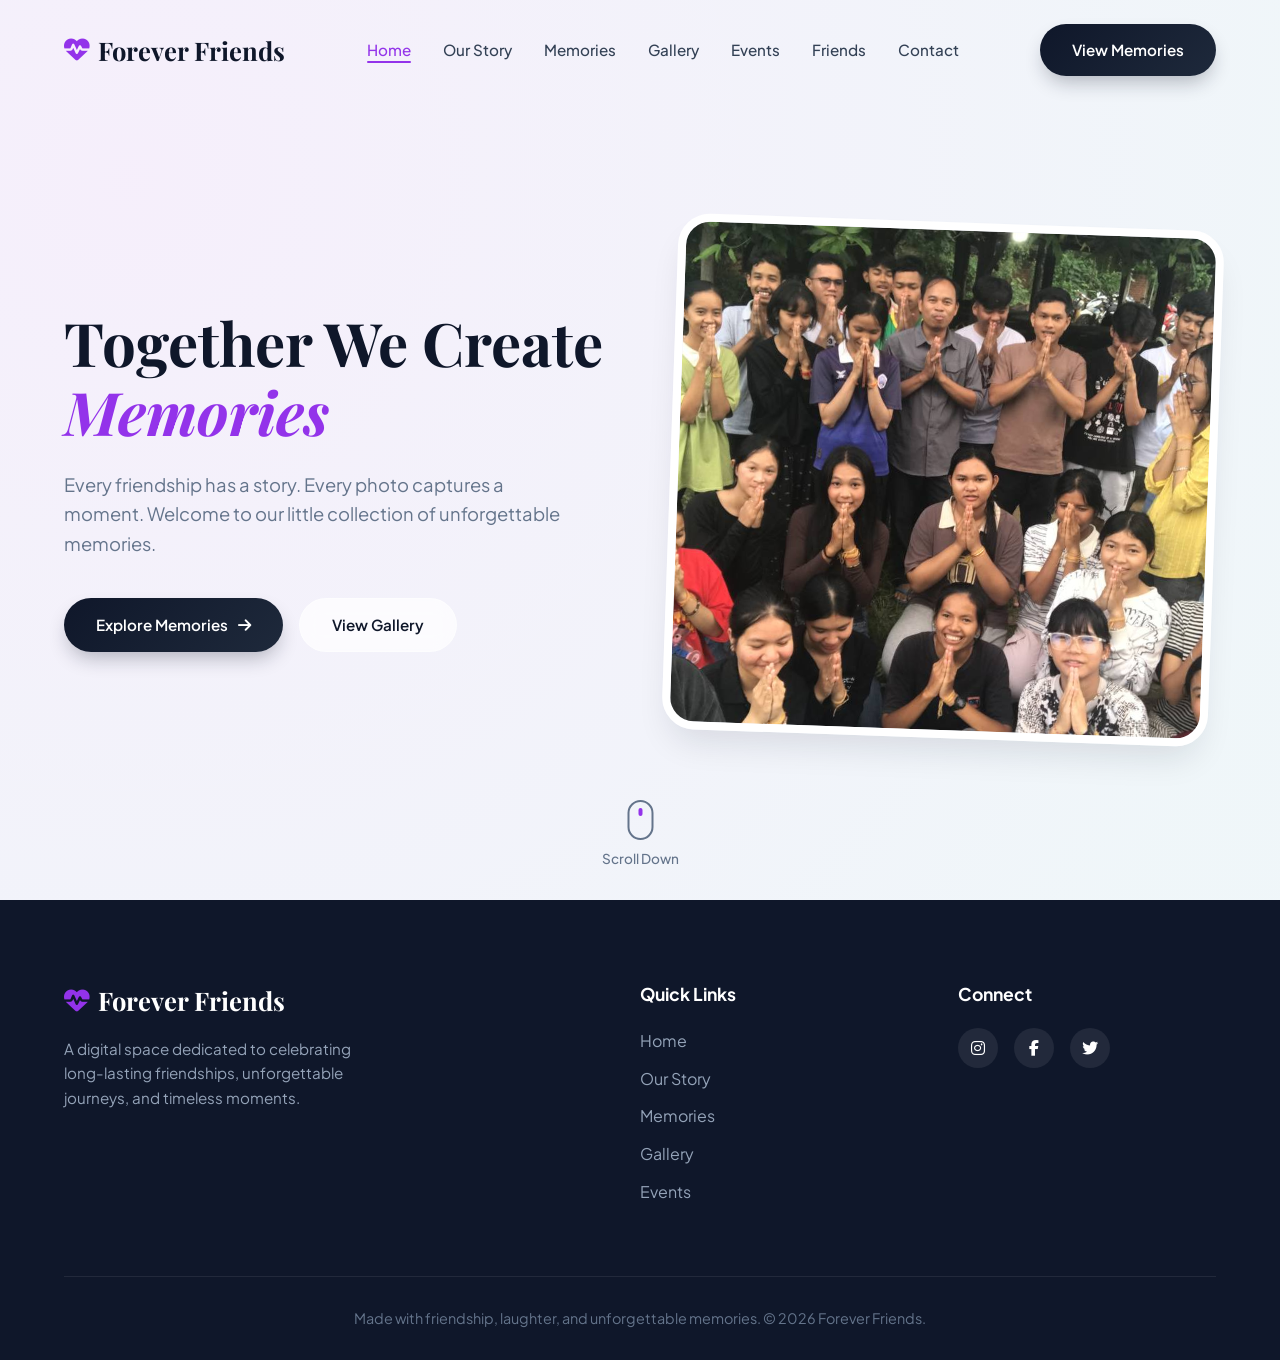
<file: index.html>
<!DOCTYPE html>
<html lang="en">

<head>
    <meta charset="UTF-8">
    <meta name="google-site-verification" content="ZV7t8bjIQ5f24T6HilLUiGeYmmrZmxmLyHfvahmafNI" />
    <title>Memoried</title>
    <link rel="preconnect" href="https://fonts.googleapis.com">
    <link rel="preconnect" href="https://fonts.gstatic.com" crossorigin>
    <link
        href="https://fonts.googleapis.com/css2?family=Plus+Jakarta+Sans:wght@300;400;500;600;700;800&family=Playfair+Display:ital,wght@0,600;0,700;1,400&display=swap"
        rel="stylesheet">
    <link rel="stylesheet" href="https://cdnjs.cloudflare.com/ajax/libs/font-awesome/6.4.0/css/all.min.css">
    <link rel="stylesheet" href="style.css">
</head>

<body>

    <div id="loader">
        <div class="spinner"></div>
        <h3 class="serif-font">Forever Friends</h3>
    </div>

    <nav class="navbar" id="navbar">
        <div class="container nav-container">
            <a href="index.html" class="logo">
                <i class="fa-solid fa-heart-pulse"></i> Forever Friends
            </a>
            <ul class="nav-menu" id="navMenu">
                <li><a href="index.html" class="nav-link active">Home</a></li>
                <li><a href="story.html" class="nav-link">Our Story</a></li>
                <li><a href="memories.html" class="nav-link">Memories</a></li>
                <li><a href="gallery.html" class="nav-link">Gallery</a></li>
                <li><a href="events.html" class="nav-link">Events</a></li>
                <li><a href="friends.html" class="nav-link">Friends</a></li>
                <li><a href="contact.html" class="nav-link">Contact</a></li>
            </ul>
            <a href="memories.html" class="btn btn-primary nav-btn">View Memories</a>
            <div class="hamburger" id="hamburger">
                <i class="fa-solid fa-bars"></i>
            </div>
        </div>
    </nav>

    <section class="hero" id="home">
        <div class="container hero-grid">
            <div class="hero-text reveal">
                <h1 class="hero-title">Together We Create <span>Memories</span></h1>
                <p class="hero-subtitle">Every friendship has a story. Every photo captures a moment. Welcome to our
                    little collection of unforgettable memories.</p>
                <div class="hero-btns">
                    <a href="memories.html" class="btn btn-primary">Explore Memories <i
                            class="fa-solid fa-arrow-right"></i></a>
                    <a href="gallery.html" class="btn btn-secondary">View Gallery</a>
                </div>
            </div>
            <div class="hero-image-wrapper reveal">
                <div class="hero-image-card">
                    <img src="image10.png"
                        alt="Group of friends">
                </div>
            </div>
        </div>
        <div class="scroll-down">
            <div class="mouse">
                <div class="wheel"></div>
            </div>
            <span>Scroll Down</span>
        </div>
    </section>

    <footer class="footer">
        <div class="container">
            <div class="footer-grid">
                <div>
                    <a href="index.html" class="logo" style="color: var(--white);">
                        <i class="fa-solid fa-heart-pulse"></i> Forever Friends
                    </a>
                    <p class="footer-desc">A digital space dedicated to celebrating long-lasting friendships,
                        unforgettable journeys, and timeless moments.</p>
                </div>
                <div>
                    <h4 class="footer-title">Quick Links</h4>
                    <ul class="footer-links">
                        <li><a href="index.html">Home</a></li>
                        <li><a href="story.html">Our Story</a></li>
                        <li><a href="memories.html">Memories</a></li>
                        <li><a href="gallery.html">Gallery</a></li>
                        <li><a href="events.html">Events</a></li>
                    </ul>
                </div>
                <div>
                    <h4 class="footer-title">Connect</h4>
                    <div class="social-links">
                        <a href="#" class="social-icon"><i class="fa-brands fa-instagram"></i></a>
                        <a href="#" class="social-icon"><i class="fa-brands fa-facebook-f"></i></a>
                        <a href="#" class="social-icon"><i class="fa-brands fa-twitter"></i></a>
                    </div>
                </div>
            </div>
            <div class="footer-bottom">
                <p>Made with friendship, laughter, and unforgettable memories. &copy; 2026 Forever Friends.</p>
            </div>
        </div>
    </footer>

    <div class="back-to-top" id="backToTop">
        <i class="fa-solid fa-arrow-up"></i>
    </div>

    <script src="script.js"></script>
</body>

</html>
</file>
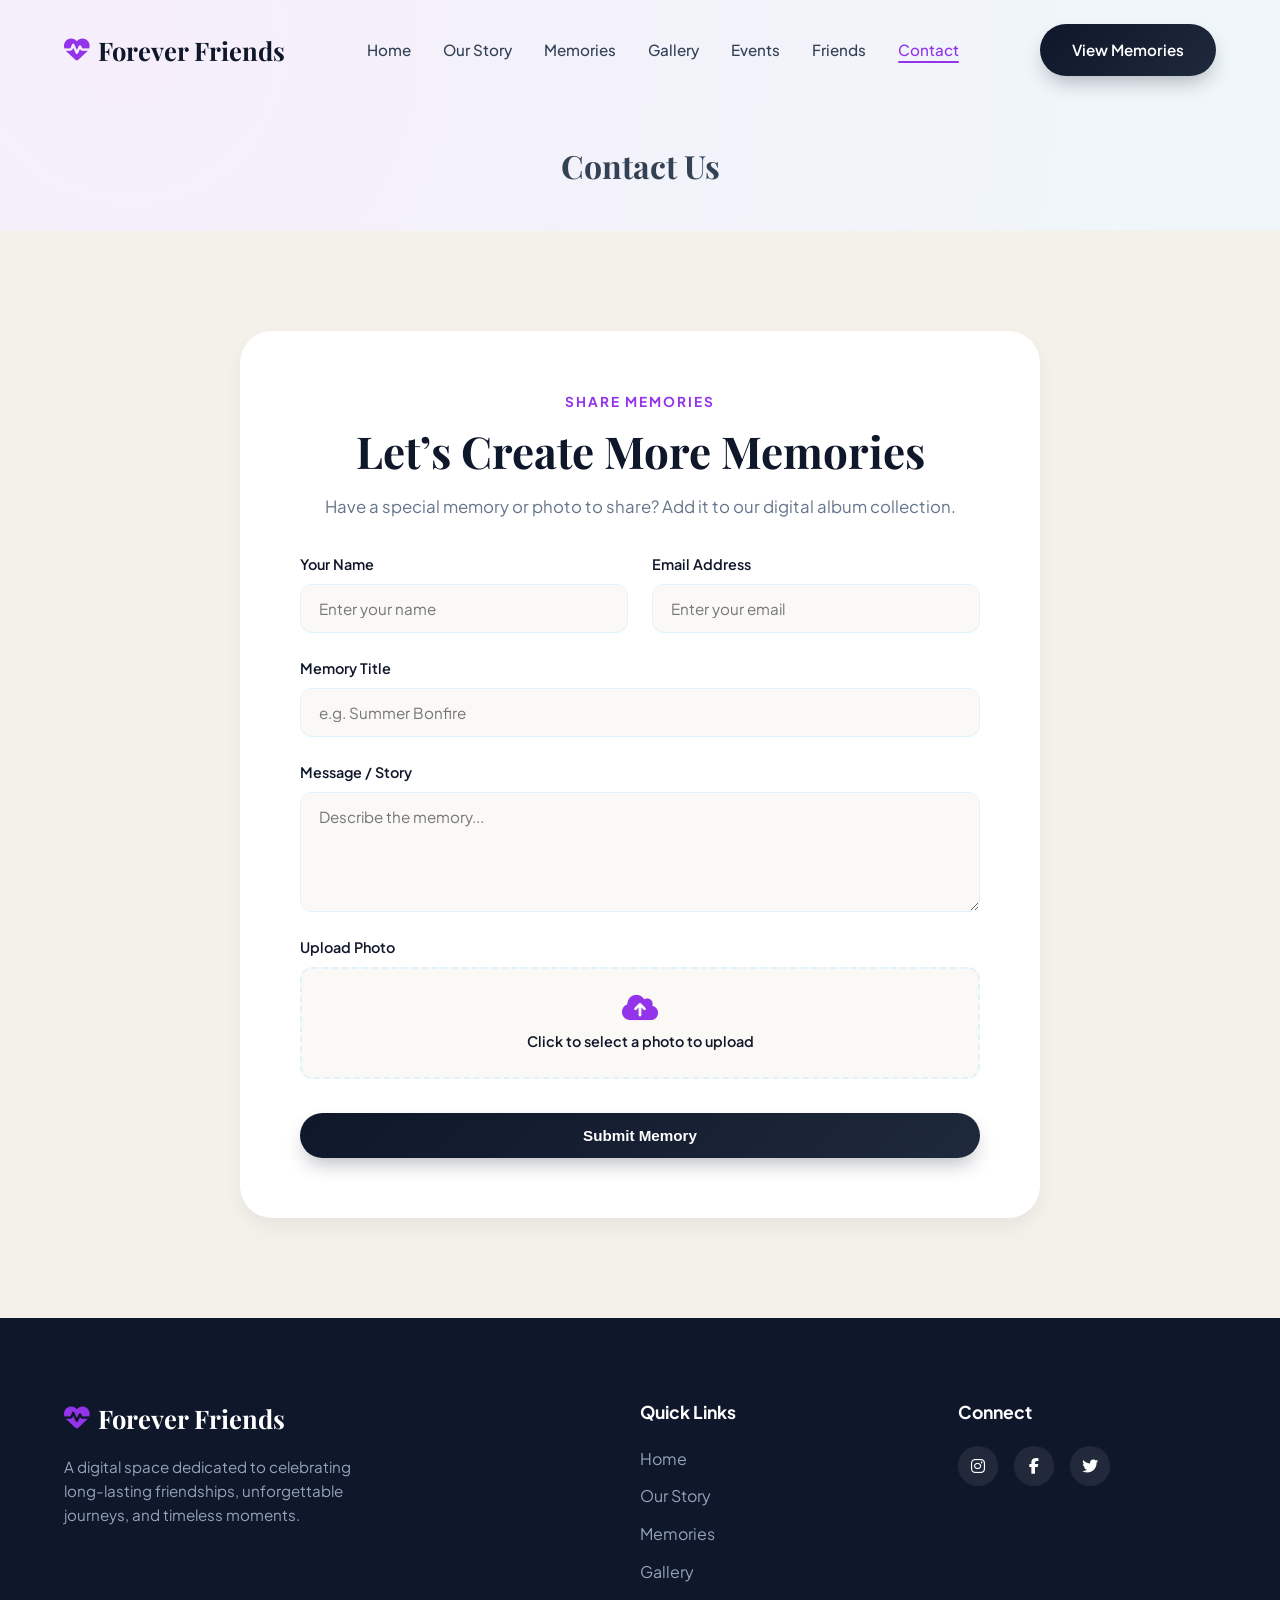
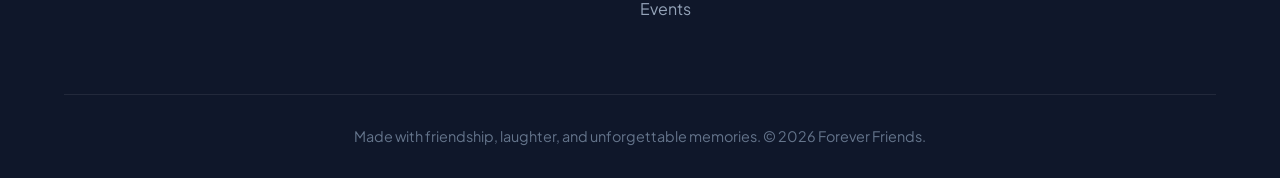
<file: contact.html>
<!DOCTYPE html>
<html lang="en">
<head>
    <meta charset="UTF-8">
    <meta name="viewport" content="width=device-width, initial-scale=1.0">
    <title>Forever Friends — Contact</title>
    <link rel="preconnect" href="https://fonts.googleapis.com">
    <link rel="preconnect" href="https://fonts.gstatic.com" crossorigin>
    <link href="https://fonts.googleapis.com/css2?family=Plus+Jakarta+Sans:wght@300;400;500;600;700;800&family=Playfair+Display:ital,wght@0,600;0,700;1,400&display=swap" rel="stylesheet">
    <link rel="stylesheet" href="https://cdnjs.cloudflare.com/ajax/libs/font-awesome/6.4.0/css/all.min.css">
    <link rel="stylesheet" href="style.css">
</head>
<body>

    <div id="loader">
        <div class="spinner"></div>
        <h3 class="serif-font">Forever Friends</h3>
    </div>

    <nav class="navbar" id="navbar">
        <div class="container nav-container">
            <a href="index.html" class="logo">
                <i class="fa-solid fa-heart-pulse"></i> Forever Friends
            </a>
            <ul class="nav-menu" id="navMenu">
                <li><a href="index.html" class="nav-link">Home</a></li>
                <li><a href="story.html" class="nav-link">Our Story</a></li>
                <li><a href="memories.html" class="nav-link">Memories</a></li>
                <li><a href="gallery.html" class="nav-link">Gallery</a></li>
                <li><a href="events.html" class="nav-link">Events</a></li>
                <li><a href="friends.html" class="nav-link">Friends</a></li>
                <li><a href="contact.html" class="nav-link active">Contact</a></li>
            </ul>
            <a href="memories.html" class="btn btn-primary nav-btn">View Memories</a>
            <div class="hamburger" id="hamburger">
                <i class="fa-solid fa-bars"></i>
            </div>
        </div>
    </nav>

    <div class="page-header">
        <h1 class="serif-font">Contact Us</h1>
    </div>

    <section class="section-padding contact" id="contact">
        <div class="container">
            <div class="contact-box reveal">
                <div class="section-header" style="margin-bottom: 30px;">
                    <span class="section-subtitle">Share Memories</span>
                    <h2 class="section-title">Let’s Create More Memories</h2>
                    <p class="section-desc">Have a special memory or photo to share? Add it to our digital album collection.</p>
                </div>

                <form id="memoryForm" onsubmit="event.preventDefault(); alert('Thank you for sharing your memory! It has been submitted.');">
                    <div class="form-grid">
                        <div class="form-group">
                            <label for="name">Your Name</label>
                            <input type="text" id="name" class="form-control" placeholder="Enter your name" required>
                        </div>
                        <div class="form-group">
                            <label for="email">Email Address</label>
                            <input type="email" id="email" class="form-control" placeholder="Enter your email" required>
                        </div>
                        <div class="form-group full">
                            <label for="title">Memory Title</label>
                            <input type="text" id="title" class="form-control" placeholder="e.g. Summer Bonfire" required>
                        </div>
                        <div class="form-group full">
                            <label for="message">Message / Story</label>
                            <textarea id="message" class="form-control" placeholder="Describe the memory..." required></textarea>
                        </div>
                        <div class="form-group full">
                            <label>Upload Photo</label>
                            <label class="file-upload-label">
                                <i class="fa-solid fa-cloud-arrow-up"></i>
                                <div>Click to select a photo to upload</div>
                                <input type="file" style="display: none;" accept="image/*">
                            </label>
                        </div>
                        <div class="form-group full" style="text-align: center; margin-top: 10px;">
                            <button type="submit" class="btn btn-primary" style="width: 100%;">Submit Memory</button>
                        </div>
                    </div>
                </form>
            </div>
        </div>
    </section>

    <footer class="footer">
        <div class="container">
            <div class="footer-grid">
                <div>
                    <a href="index.html" class="logo" style="color: var(--white);">
                        <i class="fa-solid fa-heart-pulse"></i> Forever Friends
                    </a>
                    <p class="footer-desc">A digital space dedicated to celebrating long-lasting friendships, unforgettable journeys, and timeless moments.</p>
                </div>
                <div>
                    <h4 class="footer-title">Quick Links</h4>
                    <ul class="footer-links">
                        <li><a href="index.html">Home</a></li>
                        <li><a href="story.html">Our Story</a></li>
                        <li><a href="memories.html">Memories</a></li>
                        <li><a href="gallery.html">Gallery</a></li>
                        <li><a href="events.html">Events</a></li>
                    </ul>
                </div>
                <div>
                    <h4 class="footer-title">Connect</h4>
                    <div class="social-links">
                        <a href="#" class="social-icon"><i class="fa-brands fa-instagram"></i></a>
                        <a href="#" class="social-icon"><i class="fa-brands fa-facebook-f"></i></a>
                        <a href="#" class="social-icon"><i class="fa-brands fa-twitter"></i></a>
                    </div>
                </div>
            </div>
            <div class="footer-bottom">
                <p>Made with friendship, laughter, and unforgettable memories. &copy; 2026 Forever Friends.</p>
            </div>
        </div>
    </footer>

    <div class="back-to-top" id="backToTop">
        <i class="fa-solid fa-arrow-up"></i>
    </div>

    <script src="script.js"></script>
</body>
</html>
</file>
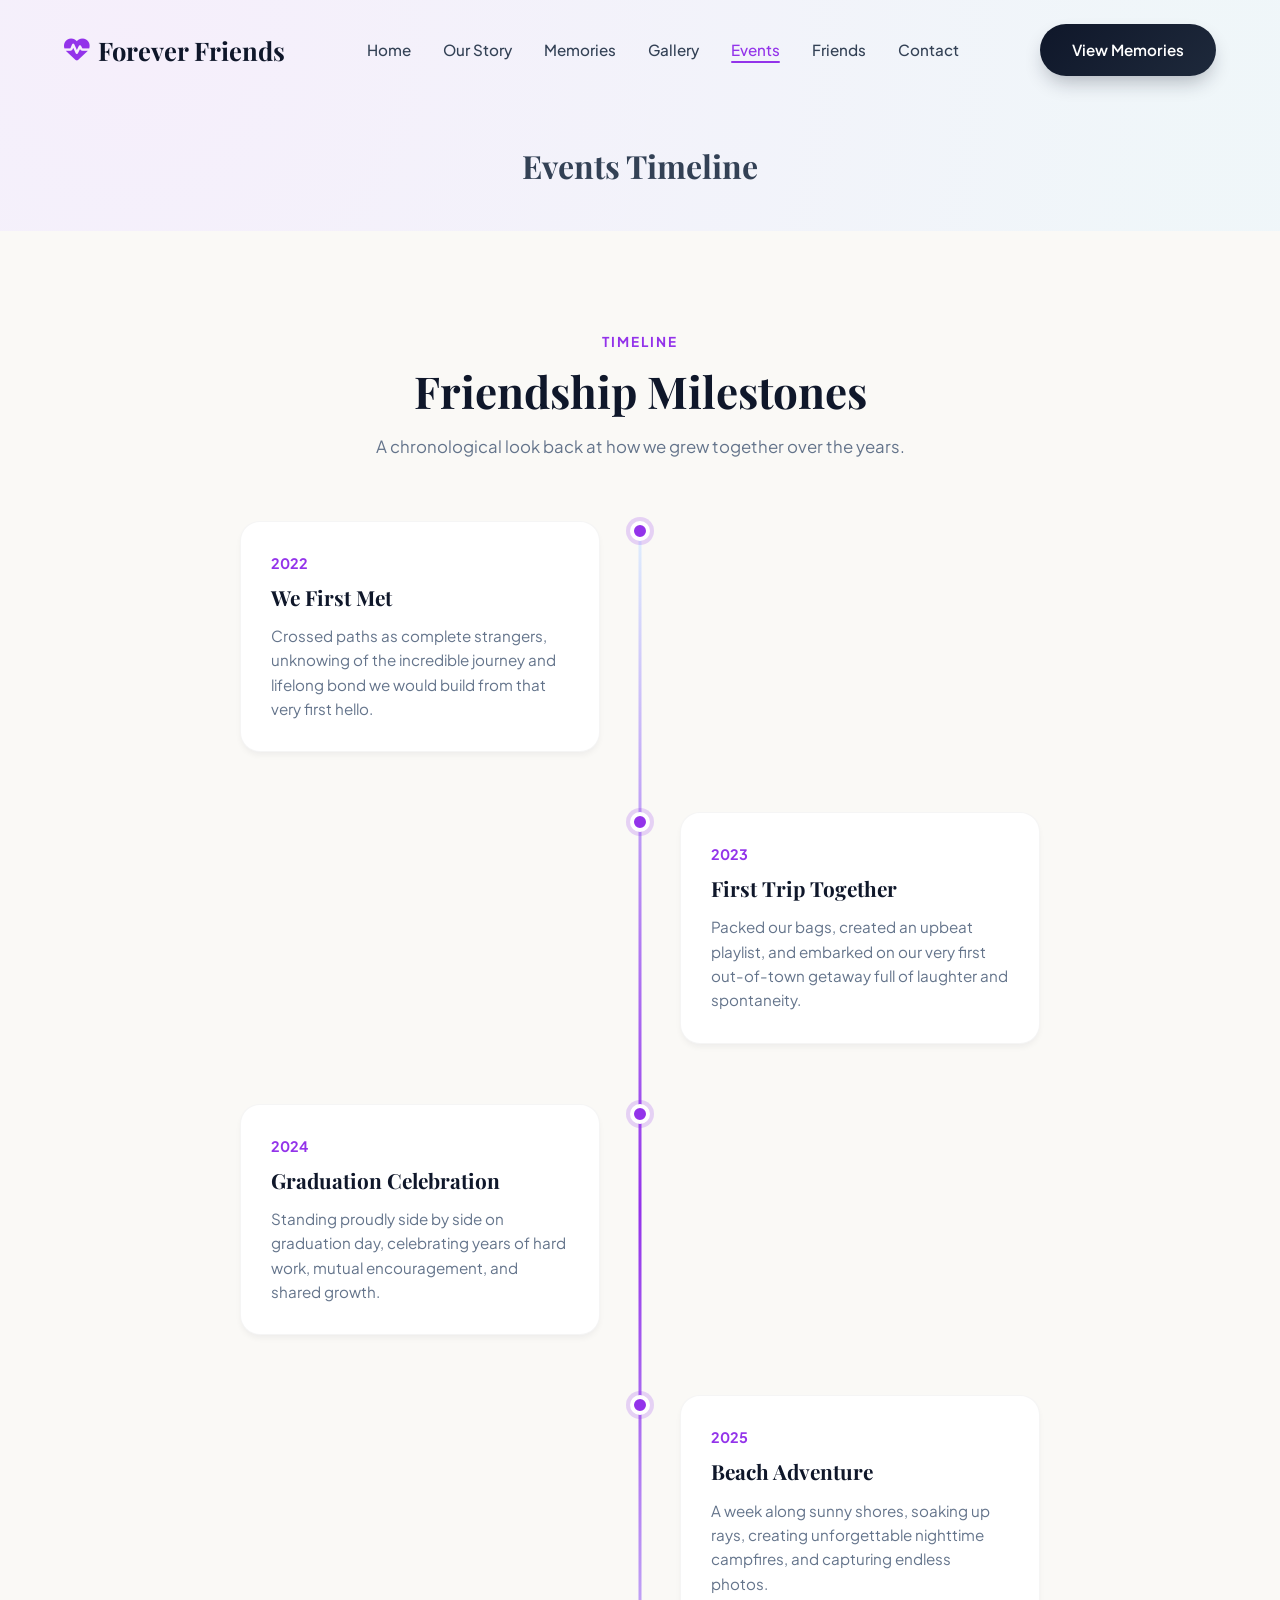
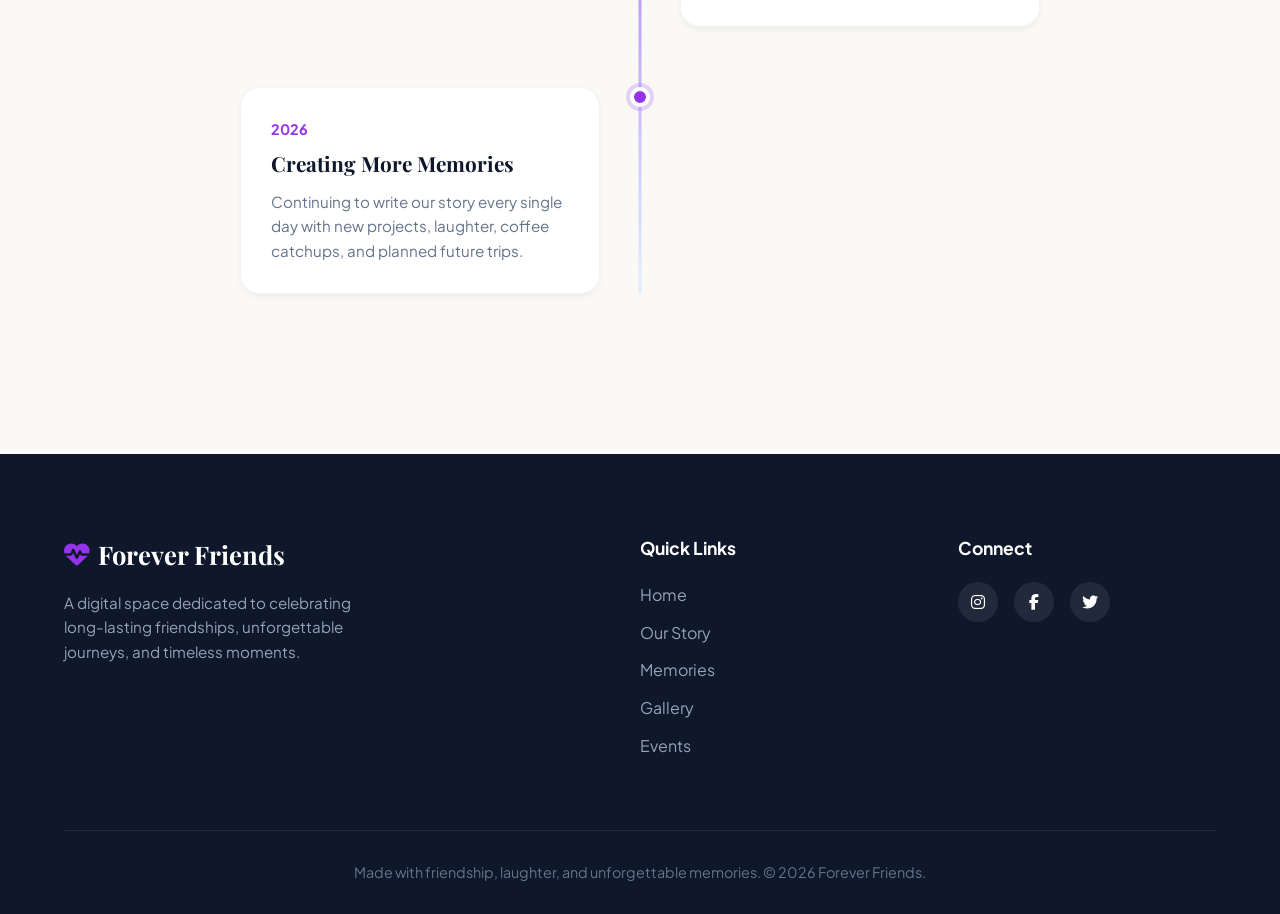
<file: events.html>
<!DOCTYPE html>
<html lang="en">
<head>
    <meta charset="UTF-8">
    <meta name="viewport" content="width=device-width, initial-scale=1.0">
    <title>Forever Friends — Events</title>
    <link rel="preconnect" href="https://fonts.googleapis.com">
    <link rel="preconnect" href="https://fonts.gstatic.com" crossorigin>
    <link href="https://fonts.googleapis.com/css2?family=Plus+Jakarta+Sans:wght@300;400;500;600;700;800&family=Playfair+Display:ital,wght@0,600;0,700;1,400&display=swap" rel="stylesheet">
    <link rel="stylesheet" href="https://cdnjs.cloudflare.com/ajax/libs/font-awesome/6.4.0/css/all.min.css">
    <link rel="stylesheet" href="style.css">
</head>
<body>

    <div id="loader">
        <div class="spinner"></div>
        <h3 class="serif-font">Forever Friends</h3>
    </div>

    <nav class="navbar" id="navbar">
        <div class="container nav-container">
            <a href="index.html" class="logo">
                <i class="fa-solid fa-heart-pulse"></i> Forever Friends
            </a>
            <ul class="nav-menu" id="navMenu">
                <li><a href="index.html" class="nav-link">Home</a></li>
                <li><a href="story.html" class="nav-link">Our Story</a></li>
                <li><a href="memories.html" class="nav-link">Memories</a></li>
                <li><a href="gallery.html" class="nav-link">Gallery</a></li>
                <li><a href="events.html" class="nav-link active">Events</a></li>
                <li><a href="friends.html" class="nav-link">Friends</a></li>
                <li><a href="contact.html" class="nav-link">Contact</a></li>
            </ul>
            <a href="memories.html" class="btn btn-primary nav-btn">View Memories</a>
            <div class="hamburger" id="hamburger">
                <i class="fa-solid fa-bars"></i>
            </div>
        </div>
    </nav>

    <div class="page-header">
        <h1 class="serif-font">Events Timeline</h1>
    </div>

    <section class="section-padding events" id="events">
        <div class="container">
            <div class="section-header reveal">
                <span class="section-subtitle">Timeline</span>
                <h2 class="section-title">Friendship Milestones</h2>
                <p class="section-desc">A chronological look back at how we grew together over the years.</p>
            </div>

            <div class="timeline">
                <div class="timeline-item reveal">
                    <div class="timeline-dot"></div>
                    <div class="timeline-card">
                        <div class="timeline-year">2022</div>
                        <h3 class="timeline-title">We First Met</h3>
                        <p class="timeline-desc">Crossed paths as complete strangers, unknowing of the incredible journey and lifelong bond we would build from that very first hello.</p>
                    </div>
                </div>

                <div class="timeline-item reveal">
                    <div class="timeline-dot"></div>
                    <div class="timeline-card">
                        <div class="timeline-year">2023</div>
                        <h3 class="timeline-title">First Trip Together</h3>
                        <p class="timeline-desc">Packed our bags, created an upbeat playlist, and embarked on our very first out-of-town getaway full of laughter and spontaneity.</p>
                    </div>
                </div>

                <div class="timeline-item reveal">
                    <div class="timeline-dot"></div>
                    <div class="timeline-card">
                        <div class="timeline-year">2024</div>
                        <h3 class="timeline-title">Graduation Celebration</h3>
                        <p class="timeline-desc">Standing proudly side by side on graduation day, celebrating years of hard work, mutual encouragement, and shared growth.</p>
                    </div>
                </div>

                <div class="timeline-item reveal">
                    <div class="timeline-dot"></div>
                    <div class="timeline-card">
                        <div class="timeline-year">2025</div>
                        <h3 class="timeline-title">Beach Adventure</h3>
                        <p class="timeline-desc">A week along sunny shores, soaking up rays, creating unforgettable nighttime campfires, and capturing endless photos.</p>
                    </div>
                </div>

                <div class="timeline-item reveal">
                    <div class="timeline-dot"></div>
                    <div class="timeline-card">
                        <div class="timeline-year">2026</div>
                        <h3 class="timeline-title">Creating More Memories</h3>
                        <p class="timeline-desc">Continuing to write our story every single day with new projects, laughter, coffee catchups, and planned future trips.</p>
                    </div>
                </div>
            </div>
        </div>
    </section>

    <footer class="footer">
        <div class="container">
            <div class="footer-grid">
                <div>
                    <a href="index.html" class="logo" style="color: var(--white);">
                        <i class="fa-solid fa-heart-pulse"></i> Forever Friends
                    </a>
                    <p class="footer-desc">A digital space dedicated to celebrating long-lasting friendships, unforgettable journeys, and timeless moments.</p>
                </div>
                <div>
                    <h4 class="footer-title">Quick Links</h4>
                    <ul class="footer-links">
                        <li><a href="index.html">Home</a></li>
                        <li><a href="story.html">Our Story</a></li>
                        <li><a href="memories.html">Memories</a></li>
                        <li><a href="gallery.html">Gallery</a></li>
                        <li><a href="events.html">Events</a></li>
                    </ul>
                </div>
                <div>
                    <h4 class="footer-title">Connect</h4>
                    <div class="social-links">
                        <a href="#" class="social-icon"><i class="fa-brands fa-instagram"></i></a>
                        <a href="#" class="social-icon"><i class="fa-brands fa-facebook-f"></i></a>
                        <a href="#" class="social-icon"><i class="fa-brands fa-twitter"></i></a>
                    </div>
                </div>
            </div>
            <div class="footer-bottom">
                <p>Made with friendship, laughter, and unforgettable memories. &copy; 2026 Forever Friends.</p>
            </div>
        </div>
    </footer>

    <div class="back-to-top" id="backToTop">
        <i class="fa-solid fa-arrow-up"></i>
    </div>

    <script src="script.js"></script>
</body>
</html>
</file>
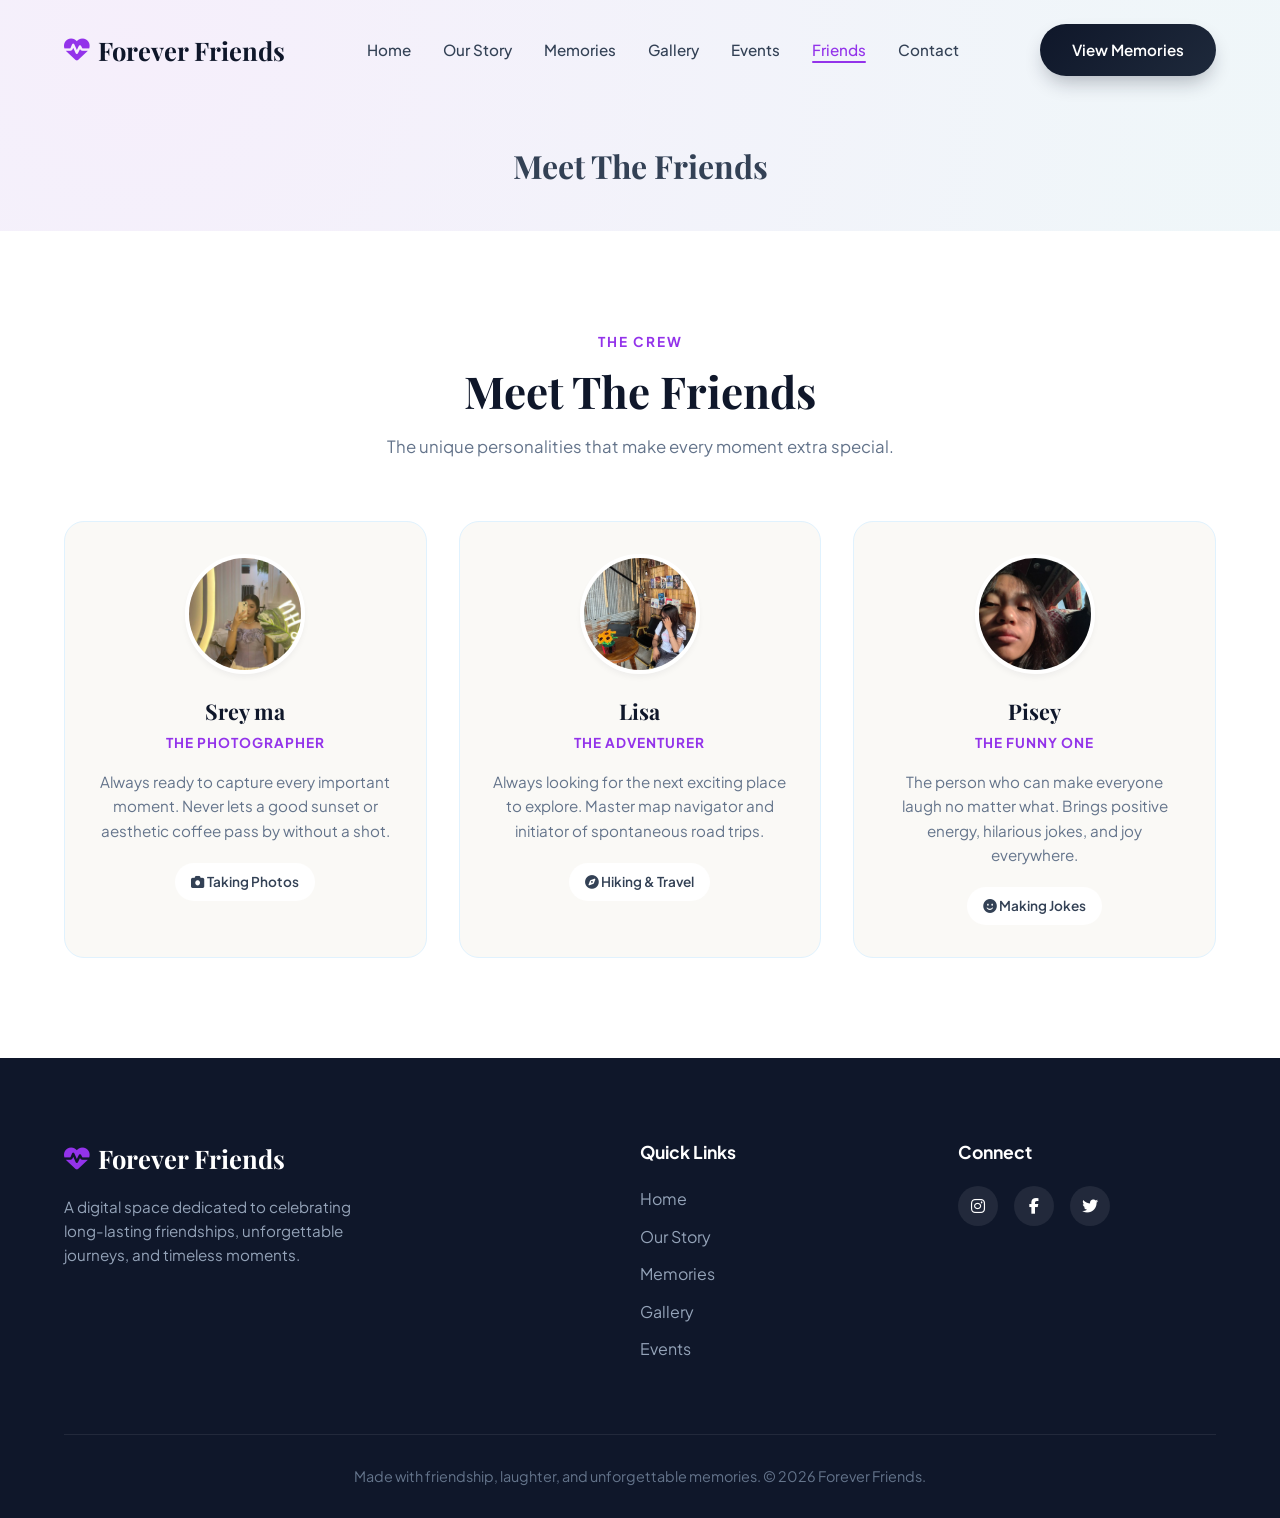
<file: friends.html>
<!DOCTYPE html>
<html lang="en">
<head>
    <meta charset="UTF-8">
    <meta name="viewport" content="width=device-width, initial-scale=1.0">
    <title>Forever Friends — Our Friends</title>
    <link rel="preconnect" href="https://fonts.googleapis.com">
    <link rel="preconnect" href="https://fonts.gstatic.com" crossorigin>
    <link href="https://fonts.googleapis.com/css2?family=Plus+Jakarta+Sans:wght@300;400;500;600;700;800&family=Playfair+Display:ital,wght@0,600;0,700;1,400&display=swap" rel="stylesheet">
    <link rel="stylesheet" href="https://cdnjs.cloudflare.com/ajax/libs/font-awesome/6.4.0/css/all.min.css">
    <link rel="stylesheet" href="style.css">
</head>
<body>

    <div id="loader">
        <div class="spinner"></div>
        <h3 class="serif-font">Forever Friends</h3>
    </div>

    <nav class="navbar" id="navbar">
        <div class="container nav-container">
            <a href="index.html" class="logo">
                <i class="fa-solid fa-heart-pulse"></i> Forever Friends
            </a>
            <ul class="nav-menu" id="navMenu">
                <li><a href="index.html" class="nav-link">Home</a></li>
                <li><a href="story.html" class="nav-link">Our Story</a></li>
                <li><a href="memories.html" class="nav-link">Memories</a></li>
                <li><a href="gallery.html" class="nav-link">Gallery</a></li>
                <li><a href="events.html" class="nav-link">Events</a></li>
                <li><a href="friends.html" class="nav-link active">Friends</a></li>
                <li><a href="contact.html" class="nav-link">Contact</a></li>
            </ul>
            <a href="memories.html" class="btn btn-primary nav-btn">View Memories</a>
            <div class="hamburger" id="hamburger">
                <i class="fa-solid fa-bars"></i>
            </div>
        </div>
    </nav>

    <div class="page-header">
        <h1 class="serif-font">Meet The Friends</h1>
    </div>

    <section class="section-padding friends" id="friends">
        <div class="container">
            <div class="section-header reveal">
                <span class="section-subtitle">The Crew</span>
                <h2 class="section-title">Meet The Friends</h2>
                <p class="section-desc">The unique personalities that make every moment extra special.</p>
            </div>

            <div class="friends-grid">
                <div class="friend-card reveal">
                    <div class="friend-avatar">
                        <img src="image16.png" alt="Alex">
                    </div>
                    <h3 class="friend-name">Srey ma</h3>
                    <div class="friend-role">The Photographer</div>
                    <p class="friend-desc">Always ready to capture every important moment. Never lets a good sunset or aesthetic coffee pass by without a shot.</p>
                    <div class="friend-activity"><i class="fa-solid fa-camera"></i> Taking Photos</div>
                </div>

                <div class="friend-card reveal">
                    <div class="friend-avatar">
                        <img src="image14.png" alt="Dara">
                    </div>
                    <h3 class="friend-name">Lisa</h3>
                    <div class="friend-role">The Adventurer</div>
                    <p class="friend-desc">Always looking for the next exciting place to explore. Master map navigator and initiator of spontaneous road trips.</p>
                    <div class="friend-activity"><i class="fa-solid fa-compass"></i> Hiking & Travel</div>
                </div>

                <div class="friend-card reveal">
                    <div class="friend-avatar">
                        <img src="image15.png" alt="Lisa">
                    </div>
                    <h3 class="friend-name">Pisey</h3>
                    <div class="friend-role">The Funny One</div>
                    <p class="friend-desc">The person who can make everyone laugh no matter what. Brings positive energy, hilarious jokes, and joy everywhere.</p>
                    <div class="friend-activity"><i class="fa-solid fa-face-smile"></i> Making Jokes</div>
                </div>
            </div>
        </div>
    </section>

    <footer class="footer">
        <div class="container">
            <div class="footer-grid">
                <div>
                    <a href="index.html" class="logo" style="color: var(--white);">
                        <i class="fa-solid fa-heart-pulse"></i> Forever Friends
                    </a>
                    <p class="footer-desc">A digital space dedicated to celebrating long-lasting friendships, unforgettable journeys, and timeless moments.</p>
                </div>
                <div>
                    <h4 class="footer-title">Quick Links</h4>
                    <ul class="footer-links">
                        <li><a href="index.html">Home</a></li>
                        <li><a href="story.html">Our Story</a></li>
                        <li><a href="memories.html">Memories</a></li>
                        <li><a href="gallery.html">Gallery</a></li>
                        <li><a href="events.html">Events</a></li>
                    </ul>
                </div>
                <div>
                    <h4 class="footer-title">Connect</h4>
                    <div class="social-links">
                        <a href="#" class="social-icon"><i class="fa-brands fa-instagram"></i></a>
                        <a href="#" class="social-icon"><i class="fa-brands fa-facebook-f"></i></a>
                        <a href="#" class="social-icon"><i class="fa-brands fa-twitter"></i></a>
                    </div>
                </div>
            </div>
            <div class="footer-bottom">
                <p>Made with friendship, laughter, and unforgettable memories. &copy; 2026 Forever Friends.</p>
            </div>
        </div>
    </footer>

    <div class="back-to-top" id="backToTop">
        <i class="fa-solid fa-arrow-up"></i>
    </div>

    <script src="script.js"></script>
</body>
</html>
</file>
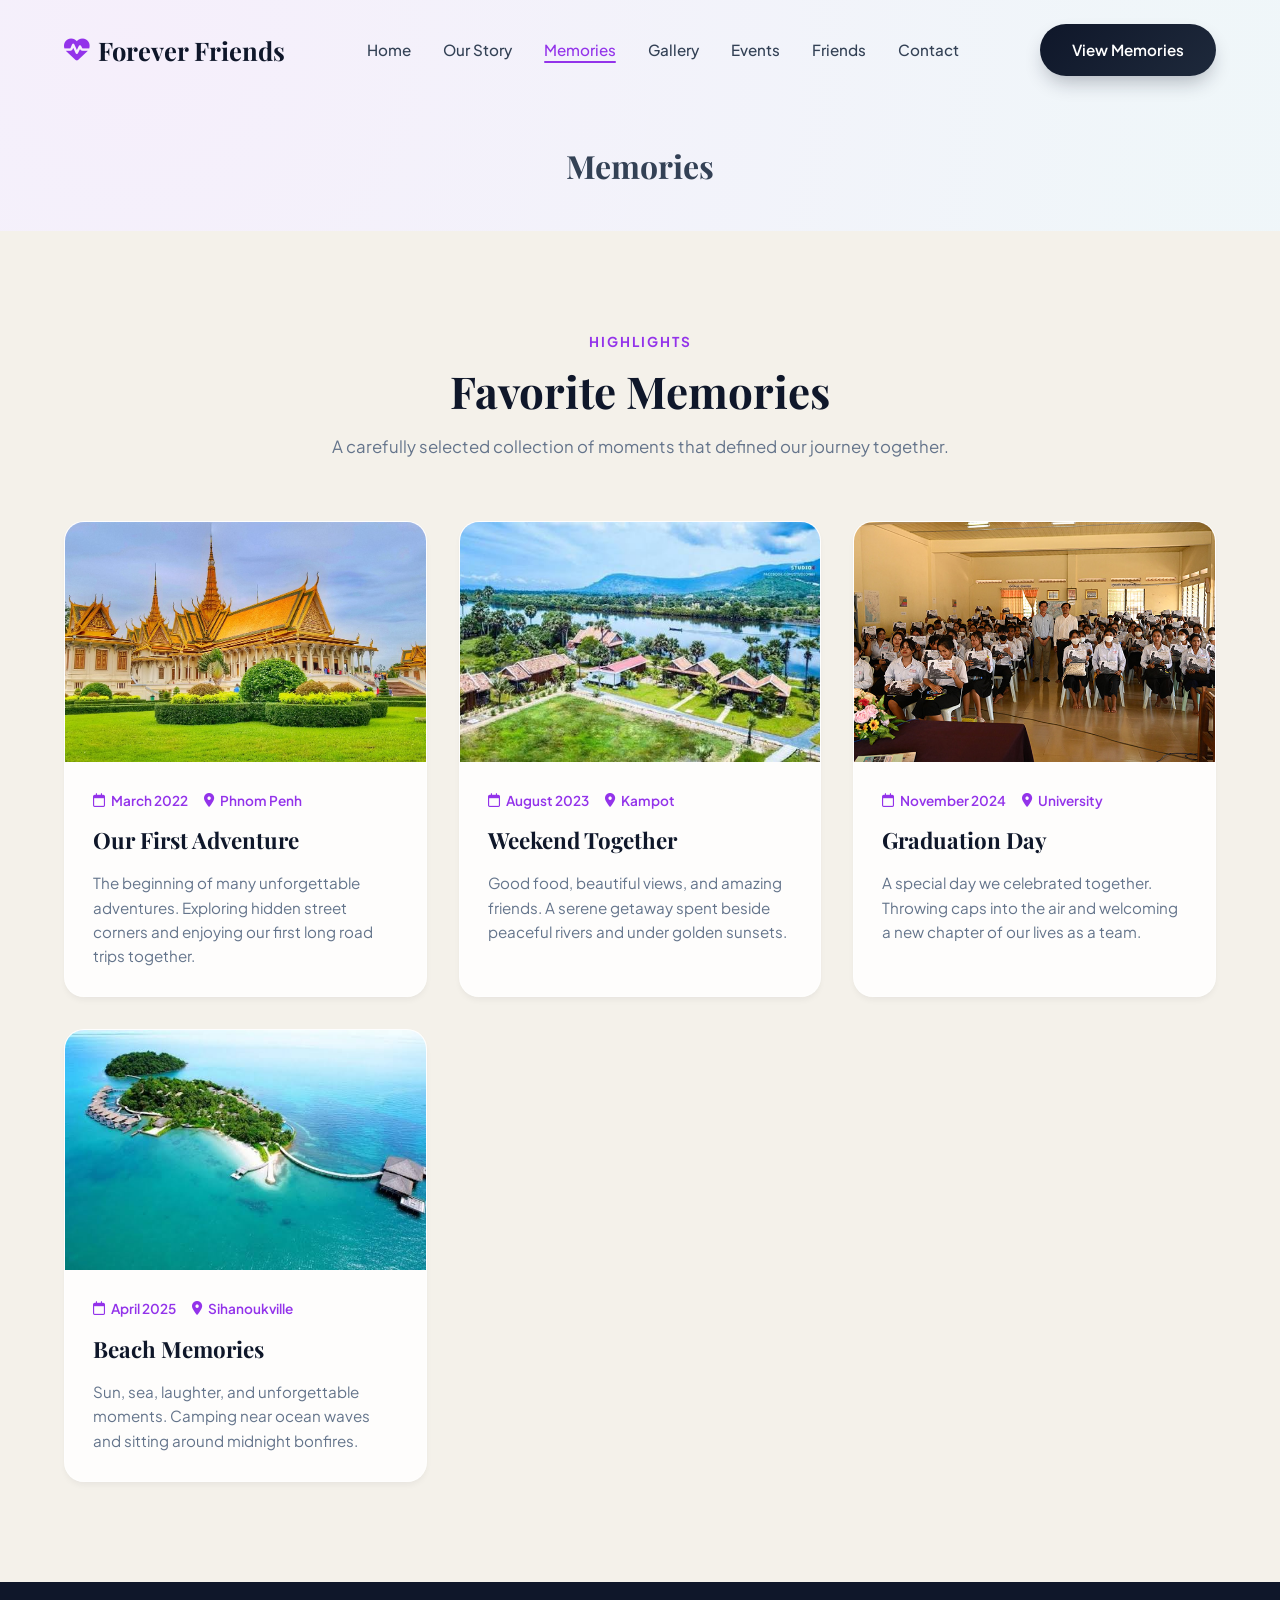
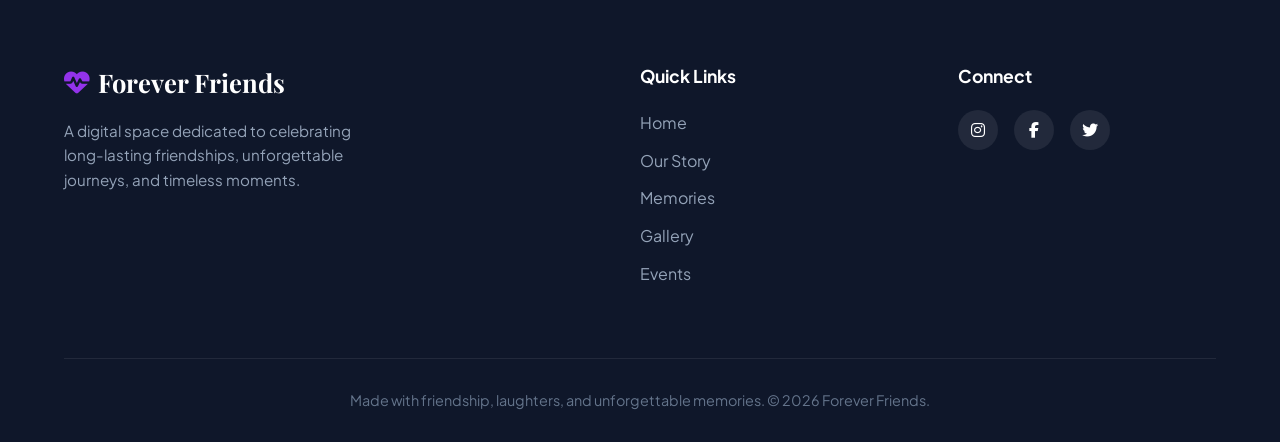
<file: memories.html>
<!DOCTYPE html>
<html lang="en">
<head>
    <meta charset="UTF-8">
    <meta name="viewport" content="width=device-width, initial-scale=1.0">
    <title>Forever Friends — Memories</title>
    <link rel="preconnect" href="https://fonts.googleapis.com">
    <link rel="preconnect" href="https://fonts.gstatic.com" crossorigin>
    <link href="https://fonts.googleapis.com/css2?family=Plus+Jakarta+Sans:wght@300;400;500;600;700;800&family=Playfair+Display:ital,wght@0,600;0,700;1,400&display=swap" rel="stylesheet">
    <link rel="stylesheet" href="https://cdnjs.cloudflare.com/ajax/libs/font-awesome/6.4.0/css/all.min.css">
    <link rel="stylesheet" href="style.css">
</head>
<body>

    <div id="loader">
        <div class="spinner"></div>
        <h3 class="serif-font">Forever Friends</h3>
    </div>

    <nav class="navbar" id="navbar">
        <div class="container nav-container">
            <a href="index.html" class="logo">
                <i class="fa-solid fa-heart-pulse"></i> Forever Friends
            </a>
            <ul class="nav-menu" id="navMenu">
                <li><a href="index.html" class="nav-link">Home</a></li>
                <li><a href="story.html" class="nav-link">Our Story</a></li>
                <li><a href="memories.html" class="nav-link active">Memories</a></li>
                <li><a href="gallery.html" class="nav-link">Gallery</a></li>
                <li><a href="events.html" class="nav-link">Events</a></li>
                <li><a href="friends.html" class="nav-link">Friends</a></li>
                <li><a href="contact.html" class="nav-link">Contact</a></li>
            </ul>
            <a href="memories.html" class="btn btn-primary nav-btn">View Memories</a>
            <div class="hamburger" id="hamburger">
                <i class="fa-solid fa-bars"></i>
            </div>
        </div>
    </nav>

    <div class="page-header">
        <h1 class="serif-font">Memories</h1>
    </div>

    <section class="section-padding memories" id="memories">
        <div class="container">
            <div class="section-header reveal">
                <span class="section-subtitle">Highlights</span>
                <h2 class="section-title">Favorite Memories</h2>
                <p class="section-desc">A carefully selected collection of moments that defined our journey together.</p>
            </div>

            <div class="memories-grid">
                <div class="memory-card reveal">
                    <div class="memory-img-wrap">
                        <img src="image7.png" alt="First adventure">
                    </div>
                    <div class="memory-content">
                        <div class="memory-meta">
                            <span><i class="fa-regular fa-calendar"></i> March 2022</span>
                            <span><i class="fa-solid fa-location-dot"></i> Phnom Penh</span>
                        </div>
                        <h3 class="memory-title">Our First Adventure</h3>
                        <p class="memory-desc">The beginning of many unforgettable adventures. Exploring hidden street corners and enjoying our first long road trips together.</p>
                    </div>
                </div>

                <div class="memory-card reveal">
                    <div class="memory-img-wrap">
                        <img src="image6.png" alt="Weekend getaway">
                    </div>
                    <div class="memory-content">
                        <div class="memory-meta">
                            <span><i class="fa-regular fa-calendar"></i> August 2023</span>
                            <span><i class="fa-solid fa-location-dot"></i> Kampot</span>
                        </div>
                        <h3 class="memory-title">Weekend Together</h3>
                        <p class="memory-desc">Good food, beautiful views, and amazing friends. A serene getaway spent beside peaceful rivers and under golden sunsets.</p>
                    </div>
                </div>

                <div class="memory-card reveal">
                    <div class="memory-img-wrap">
                        <img src="image5.png" alt="Graduation day">
                    </div>
                    <div class="memory-content">
                        <div class="memory-meta">
                            <span><i class="fa-regular fa-calendar"></i> November 2024</span>
                            <span><i class="fa-solid fa-location-dot"></i> University</span>
                        </div>
                        <h3 class="memory-title">Graduation Day</h3>
                        <p class="memory-desc">A special day we celebrated together. Throwing caps into the air and welcoming a new chapter of our lives as a team.</p>
                    </div>
                </div>

                <div class="memory-card reveal">
                    <div class="memory-img-wrap">
                        <img src="image4.png" alt="Beach trip">
                    </div>
                    <div class="memory-content">
                        <div class="memory-meta">
                            <span><i class="fa-regular fa-calendar"></i> April 2025</span>
                            <span><i class="fa-solid fa-location-dot"></i> Sihanoukville</span>
                        </div>
                        <h3 class="memory-title">Beach Memories</h3>
                        <p class="memory-desc">Sun, sea, laughter, and unforgettable moments. Camping near ocean waves and sitting around midnight bonfires.</p>
                    </div>
                </div>
            </div>
        </div>
    </section>

    <footer class="footer">
        <div class="container">
            <div class="footer-grid">
                <div>
                    <a href="index.html" class="logo" style="color: var(--white);">
                        <i class="fa-solid fa-heart-pulse"></i> Forever Friends
                    </a>
                    <p class="footer-desc">A digital space dedicated to celebrating long-lasting friendships, unforgettable journeys, and timeless moments.</p>
                </div>
                <div>
                    <h4 class="footer-title">Quick Links</h4>
                    <ul class="footer-links">
                        <li><a href="index.html">Home</a></li>
                        <li><a href="story.html">Our Story</a></li>
                        <li><a href="memories.html">Memories</a></li>
                        <li><a href="gallery.html">Gallery</a></li>
                        <li><a href="events.html">Events</a></li>
                    </ul>
                </div>
                <div>
                    <h4 class="footer-title">Connect</h4>
                    <div class="social-links">
                        <a href="#" class="social-icon"><i class="fa-brands fa-instagram"></i></a>
                        <a href="#" class="social-icon"><i class="fa-brands fa-facebook-f"></i></a>
                        <a href="#" class="social-icon"><i class="fa-brands fa-twitter"></i></a>
                    </div>
                </div>
            </div>
            <div class="footer-bottom">
                <p>Made with friendship, laughters, and unforgettable memories. &copy; 2026 Forever Friends.</p>
            </div>
        </div>
    </footer>

    <div class="back-to-top" id="backToTop">
        <i class="fa-solid fa-arrow-up"></i>
    </div>

    <script src="script.js"></script>
</body>
</html>
</file>
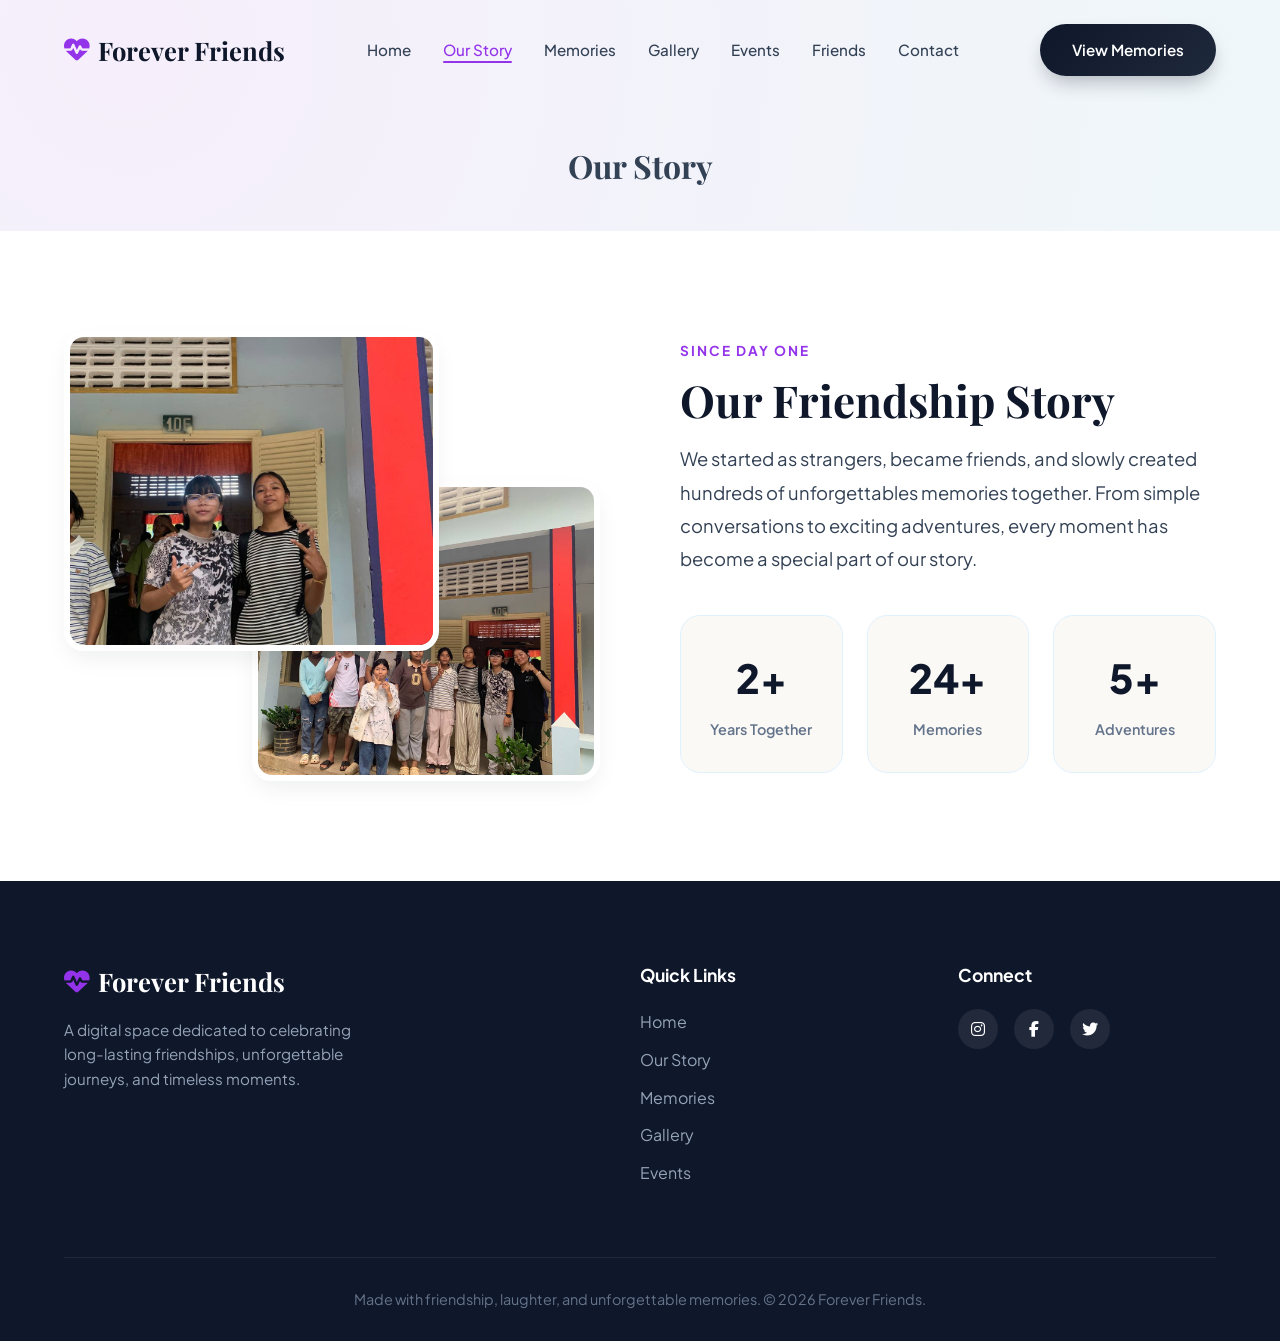
<file: story.html>
<!DOCTYPE html>
<html lang="en">

<head>
    <meta charset="UTF-8">
    <meta name="viewport" content="width=device-width, initial-scale=1.0">
    <title>Forever Friends — Our Story</title>
    <link rel="preconnect" href="https://fonts.googleapis.com">
    <link rel="preconnect" href="https://fonts.gstatic.com" crossorigin>
    <link
        href="https://fonts.googleapis.com/css2?family=Plus+Jakarta+Sans:wght@300;400;500;600;700;800&family=Playfair+Display:ital,wght@0,600;0,700;1,400&display=swap"
        rel="stylesheet">
    <link rel="stylesheet" href="https://cdnjs.cloudflare.com/ajax/libs/font-awesome/6.4.0/css/all.min.css">
    <link rel="stylesheet" href="style.css">
</head>

<body>

    <div id="loader">
        <div class="spinner"></div>
        <h3 class="serif-font">Forever Friends</h3>
    </div>

    <nav class="navbar" id="navbar">
        <div class="container nav-container">
            <a href="index.html" class="logo">
                <i class="fa-solid fa-heart-pulse"></i> Forever Friends
            </a>
            <ul class="nav-menu" id="navMenu">
                <li><a href="index.html" class="nav-link">Home</a></li>
                <li><a href="story.html" class="nav-link active">Our Story</a></li>
                <li><a href="memories.html" class="nav-link">Memories</a></li>
                <li><a href="gallery.html" class="nav-link">Gallery</a></li>
                <li><a href="events.html" class="nav-link">Events</a></li>
                <li><a href="friends.html" class="nav-link">Friends</a></li>
                <li><a href="contact.html" class="nav-link">Contact</a></li>
            </ul>
            <a href="memories.html" class="btn btn-primary nav-btn">View Memories</a>
            <div class="hamburger" id="hamburger">
                <i class="fa-solid fa-bars"></i>
            </div>
        </div>
    </nav>

    <div class="page-header">
        <h1 class="serif-font">Our Story</h1>
    </div>

    <section class="section-padding story" id="story">
        <div class="container story-container">
            <div class="story-image-stack reveal">
                <img src="image9.png"
                    class="story-img story-img-1" alt="Friends having coffee">
                <img src="image8.png"
                    class="story-img story-img-2" alt="Friends laughing on trip">
            </div>
            <div class="story-content reveal">
                <span class="section-subtitle">Since Day One</span>
                <h2 class="section-title">Our Friendship Story</h2>
                <p class="story-text">We started as strangers, became friends, and slowly created hundreds of
                    unforgettables memories together. From simple conversations to exciting adventures, every moment has
                    become a special part of our story.</p>

                <div class="stats-grid">
                    <div class="stat-card">
                        <span class="stat-number" data-target="5">0</span>
                        <span class="stat-label">Years Together</span>
                    </div>
                    <div class="stat-card">
                        <span class="stat-number" data-target="100">0</span>
                        <span class="stat-label">Memories</span>
                    </div>
                    <div class="stat-card">
                        <span class="stat-number" data-target="20">0</span>
                        <span class="stat-label">Adventures</span>
                    </div>
                </div>
            </div>
        </div>
    </section>

    <footer class="footer">
        <div class="container">
            <div class="footer-grid">
                <div>
                    <a href="index.html" class="logo" style="color: var(--white);">
                        <i class="fa-solid fa-heart-pulse"></i> Forever Friends
                    </a>
                    <p class="footer-desc">A digital space dedicated to celebrating long-lasting friendships,
                        unforgettable journeys, and timeless moments.</p>
                </div>
                <div>
                    <h4 class="footer-title">Quick Links</h4>
                    <ul class="footer-links">
                        <li><a href="index.html">Home</a></li>
                        <li><a href="story.html">Our Story</a></li>
                        <li><a href="memories.html">Memories</a></li>
                        <li><a href="gallery.html">Gallery</a></li>
                        <li><a href="events.html">Events</a></li>
                    </ul>
                </div>
                <div>
                    <h4 class="footer-title">Connect</h4>
                    <div class="social-links">
                        <a href="#" class="social-icon"><i class="fa-brands fa-instagram"></i></a>
                        <a href="#" class="social-icon"><i class="fa-brands fa-facebook-f"></i></a>
                        <a href="#" class="social-icon"><i class="fa-brands fa-twitter"></i></a>
                    </div>
                </div>
            </div>
            <div class="footer-bottom">
                <p>Made with friendship, laughter, and unforgettable memories. &copy; 2026 Forever Friends.</p>
            </div>
        </div>
    </footer>

    <div class="back-to-top" id="backToTop">
        <i class="fa-solid fa-arrow-up"></i>
    </div>

    <script src="script.js"></script>
</body>

</html>
</file>
<file: style.css>
/* ==========================================================================
   1. CSS VARIABLES & BASE STYLES
   ========================================================================== */
:root {
    --bg-main: #FAF9F6;
    --bg-card: rgba(255, 255, 255, 0.85);
    --bg-cream: #F4F1EA;
    --primary-navy: #0F172A;
    --secondary-navy: #1E293B;
    --soft-blue: #E0F2FE;
    --accent-blue: #0284C7;
    --light-purple: #F3E8FF;
    --accent-purple: #9333EA;
    --text-main: #334155;
    --text-muted: #64748B;
    --white: #FFFFFF;
    --glass-bg: rgba(255, 255, 255, 0.7);
    --glass-border: rgba(255, 255, 255, 0.4);
    --shadow-sm: 0 4px 6px -1px rgba(15, 23, 42, 0.05);
    --shadow-md: 0 10px 25px -5px rgba(15, 23, 42, 0.08);
    --shadow-lg: 0 20px 35px -10px rgba(15, 23, 42, 0.12);
    --radius-sm: 12px;
    --radius-md: 20px;
    --radius-lg: 32px;
    --radius-full: 9999px;
    --transition: all 0.4s cubic-bezier(0.16, 1, 0.3, 1);
}

* {
    margin: 0;
    padding: 0;
    box-sizing: border-box;
}

html {
    scroll-behavior: smooth;
    font-size: 16px;
}

body {
    font-family: 'Plus Jakarta Sans', sans-serif;
    background-color: var(--bg-main);
    color: var(--text-main);
    line-height: 1.6;
    overflow-x: hidden;
}

h1,
h2,
h3,
.serif-font {
    font-family: 'Playfair Display', Georgia, serif;
}

a {
    text-decoration: none;
    color: inherit;
}

ul {
    list-style: none;
}

img {
    max-width: 100%;
    height: auto;
    display: block;
}

/* Loading Screen */
#loader {
    position: fixed;
    inset: 0;
    background-color: var(--primary-navy);
    z-index: 99999;
    display: flex;
    flex-direction: column;
    justify-content: center;
    align-items: center;
    color: var(--white);
    transition: opacity 0.6s ease, visibility 0.6s ease;
}

.spinner {
    width: 50px;
    height: 50px;
    border: 3px solid rgba(255, 255, 255, 0.1);
    border-radius: 50%;
    border-top-color: var(--accent-purple);
    animation: spin 1s ease-in-out infinite;
    margin-bottom: 20px;
}

@keyframes spin {
    to {
        transform: rotate(360deg);
    }
}

/* Utility Components */
.container {
    width: 90%;
    max-width: 1280px;
    margin: 0 auto;
}

.section-padding {
    padding: 100px 0;
}

.page-header {
    padding-top: 140px;
    padding-bottom: 40px;
    background: radial-gradient(circle at 10% 20%, rgba(243, 232, 255, 0.6) 0%, rgba(224, 242, 254, 0.4) 90%);
    text-align: center;
}

.section-header {
    text-align: center;
    max-width: 650px;
    margin: 0 auto 60px;
}

.section-subtitle {
    text-transform: uppercase;
    letter-spacing: 2px;
    font-size: 0.85rem;
    font-weight: 700;
    color: var(--accent-purple);
    margin-bottom: 12px;
    display: block;
}

.section-title {
    font-size: 2.75rem;
    color: var(--primary-navy);
    margin-bottom: 16px;
    line-height: 1.2;
}

.section-desc {
    color: var(--text-muted);
    font-size: 1.05rem;
}

.btn {
    display: inline-flex;
    align-items: center;
    justify-content: center;
    gap: 10px;
    padding: 14px 32px;
    border-radius: var(--radius-full);
    font-weight: 600;
    font-size: 0.95rem;
    cursor: pointer;
    transition: var(--transition);
    border: none;
    outline: none;
}

.btn-primary {
    background: linear-gradient(135deg, var(--primary-navy), var(--secondary-navy));
    color: var(--white);
    box-shadow: 0 10px 20px -5px rgba(15, 23, 42, 0.3);
}

.btn-primary:hover {
    transform: translateY(-3px);
    box-shadow: 0 15px 25px -5px rgba(15, 23, 42, 0.4);
    background: linear-gradient(135deg, var(--accent-purple), var(--accent-blue));
}

.btn-secondary {
    background: var(--glass-bg);
    color: var(--primary-navy);
    border: 1px solid var(--glass-border);
    backdrop-filter: blur(10px);
}

.btn-secondary:hover {
    background: var(--white);
    transform: translateY(-3px);
    box-shadow: var(--shadow-md);
}

/* ==========================================================================
   2. NAVIGATION BAR
   ========================================================================== */
.navbar {
    position: fixed;
    top: 0;
    left: 0;
    width: 100%;
    z-index: 1000;
    padding: 24px 0;
    transition: var(--transition);
}

.navbar.scrolled {
    padding: 14px 0;
    background: rgba(250, 249, 246, 0.85);
    backdrop-filter: blur(16px);
    border-bottom: 1px solid rgba(255, 255, 255, 0.3);
    box-shadow: var(--shadow-sm);
}

.nav-container {
    display: flex;
    align-items: center;
    justify-content: space-between;
}

.logo {
    font-family: 'Playfair Display', serif;
    font-size: 1.6rem;
    font-weight: 700;
    color: var(--primary-navy);
    display: flex;
    align-items: center;
    gap: 8px;
}

.logo i {
    color: var(--accent-purple);
}

.nav-menu {
    display: flex;
    align-items: center;
    gap: 32px;
}

.nav-link {
    font-weight: 500;
    font-size: 0.95rem;
    color: var(--text-main);
    transition: var(--transition);
    position: relative;
}

.nav-link.active,
.nav-link:hover {
    color: var(--accent-purple);
}

.nav-link::after {
    content: '';
    position: absolute;
    bottom: -4px;
    left: 0;
    width: 0%;
    height: 2px;
    background: var(--accent-purple);
    transition: var(--transition);
    border-radius: 2px;
}

.nav-link.active::after,
.nav-link:hover::after {
    width: 100%;
}

.hamburger {
    display: none;
    cursor: pointer;
    font-size: 1.5rem;
    color: var(--primary-navy);
}

/* ==========================================================================
   3. HERO SECTION
   ========================================================================== */
.hero {
    min-height: 100vh;
    display: flex;
    align-items: center;
    position: relative;
    padding-top: 120px;
    padding-bottom: 60px;
    background: radial-gradient(circle at 10% 20%, rgba(243, 232, 255, 0.6) 0%, rgba(224, 242, 254, 0.4) 90%);
}

.hero-grid {
    display: grid;
    grid-template-columns: 1fr 1fr;
    gap: 60px;
    align-items: center;
}

.hero-title {
    font-size: 3.75rem;
    line-height: 1.15;
    color: var(--primary-navy);
    margin-bottom: 24px;
}

.hero-title span {
    color: var(--accent-purple);
    font-style: italic;
}

.hero-subtitle {
    font-size: 1.15rem;
    color: var(--text-muted);
    margin-bottom: 40px;
    max-width: 500px;
}

.hero-btns {
    display: flex;
    gap: 16px;
    flex-wrap: wrap;
}

.hero-image-card {
    position: relative;
    border-radius: var(--radius-lg);
    overflow: hidden;
    box-shadow: var(--shadow-lg);
    border: 8px solid var(--white);
    transform: rotate(2deg);
    transition: var(--transition);
}

.hero-image-card:hover {
    transform: rotate(0deg) scale(1.02);
}

.hero-image-card img {
    width: 100%;
    height: 500px;
    object-fit: cover;
}

.scroll-down {
    position: absolute;
    bottom: 30px;
    left: 50%;
    transform: translateX(-50%);
    display: flex;
    flex-direction: column;
    align-items: center;
    gap: 8px;
    color: var(--text-muted);
    font-size: 0.85rem;
    font-weight: 500;
}

.mouse {
    width: 26px;
    height: 40px;
    border: 2px solid var(--text-muted);
    border-radius: 20px;
    display: flex;
    justify-content: center;
    padding-top: 6px;
}

.wheel {
    width: 4px;
    height: 8px;
    background-color: var(--accent-purple);
    border-radius: 2px;
    animation: scroll 1.5s infinite;
}

@keyframes scroll {
    0% {
        transform: translateY(0);
        opacity: 1;
    }

    100% {
        transform: translateY(12px);
        opacity: 0;
    }
}

/* ==========================================================================
   4. STORY SECTION
   ========================================================================== */
.story {
    background-color: var(--white);
}

.story-container {
    display: grid;
    grid-template-columns: 1fr 1fr;
    gap: 80px;
    align-items: center;
}

.story-text {
    font-size: 1.15rem;
    color: var(--text-main);
    margin-bottom: 40px;
    line-height: 1.8;
}

.stats-grid {
    display: grid;
    grid-template-columns: repeat(3, 1fr);
    gap: 24px;
}

.stat-card {
    background: var(--bg-main);
    padding: 30px 20px;
    border-radius: var(--radius-md);
    text-align: center;
    border: 1px solid var(--soft-blue);
    transition: var(--transition);
}

.stat-card:hover {
    transform: translateY(-5px);
    box-shadow: var(--shadow-md);
    border-color: var(--light-purple);
}

.stat-number {
    font-size: 2.5rem;
    font-weight: 800;
    color: var(--primary-navy);
    display: block;
    margin-bottom: 6px;
}

.stat-label {
    font-size: 0.9rem;
    color: var(--text-muted);
    font-weight: 600;
}

.story-image-stack {
    position: relative;
    height: 450px;
}

.story-img {
    position: absolute;
    border-radius: var(--radius-md);
    box-shadow: var(--shadow-md);
    border: 6px solid var(--white);
    object-fit: cover;
}

.story-img-1 {
    width: 70%;
    height: 320px;
    top: 0;
    left: 0;
    z-index: 2;
}

.story-img-2 {
    width: 65%;
    height: 300px;
    bottom: 0;
    right: 0;
    z-index: 1;
}

/* ==========================================================================
   5. MEMORIES SECTION
   ========================================================================== */
.memories {
    background-color: var(--bg-cream);
}

.memories-grid {
    display: grid;
    grid-template-columns: repeat(auto-fit, minmax(280px, 1fr));
    gap: 32px;
}

.memory-card {
    background: var(--bg-card);
    border-radius: var(--radius-md);
    overflow: hidden;
    box-shadow: var(--shadow-sm);
    border: 1px solid var(--glass-border);
    backdrop-filter: blur(10px);
    transition: var(--transition);
    display: flex;
    flex-direction: column;
}

.memory-card:hover {
    transform: translateY(-8px);
    box-shadow: var(--shadow-lg);
}

.memory-img-wrap {
    position: relative;
    height: 240px;
    overflow: hidden;
}

.memory-img-wrap img {
    width: 100%;
    height: 100%;
    object-fit: cover;
    transition: var(--transition);
}

.memory-card:hover .memory-img-wrap img {
    transform: scale(1.08);
}

.memory-content {
    padding: 28px;
    display: flex;
    flex-direction: column;
    flex-grow: 1;
}

.memory-meta {
    display: flex;
    gap: 16px;
    font-size: 0.85rem;
    color: var(--accent-purple);
    font-weight: 600;
    margin-bottom: 12px;
}

.memory-meta span {
    display: flex;
    align-items: center;
    gap: 6px;
}

.memory-title {
    font-size: 1.4rem;
    color: var(--primary-navy);
    margin-bottom: 12px;
}

.memory-desc {
    color: var(--text-muted);
    font-size: 0.95rem;
    line-height: 1.6;
}

/* ==========================================================================
   6. PHOTO GALLERY & LIGHTBOX
   ========================================================================== */
.gallery {
    background-color: var(--white);
}

.filter-buttons {
    display: flex;
    justify-content: center;
    gap: 12px;
    flex-wrap: wrap;
    margin-bottom: 40px;
}

.filter-btn {
    padding: 10px 24px;
    border-radius: var(--radius-full);
    background: var(--bg-main);
    color: var(--text-main);
    border: 1px solid rgba(0, 0, 0, 0.05);
    font-weight: 600;
    font-size: 0.9rem;
    cursor: pointer;
    transition: var(--transition);
}

.filter-btn.active,
.filter-btn:hover {
    background: var(--primary-navy);
    color: var(--white);
}

.gallery-grid {
    display: grid;
    grid-template-columns: repeat(4, 1fr);
    gap: 20px;
    grid-auto-flow: dense;
}

.gallery-item {
    position: relative;
    border-radius: var(--radius-sm);
    overflow: hidden;
    cursor: pointer;
    height: 260px;
}

.gallery-item.tall {
    grid-row: span 2;
    height: 540px;
}

.gallery-item.wide {
    grid-column: span 2;
}

.gallery-item img {
    width: 100%;
    height: 100%;
    object-fit: cover;
    transition: var(--transition);
}

.gallery-overlay {
    position: absolute;
    inset: 0;
    background: linear-gradient(to top, rgba(15, 23, 42, 0.8), transparent);
    opacity: 0;
    transition: var(--transition);
    display: flex;
    flex-direction: column;
    justify-content: flex-end;
    padding: 24px;
    color: var(--white);
}

.gallery-item:hover img {
    transform: scale(1.06);
}

.gallery-item:hover .gallery-overlay {
    opacity: 1;
}

.gallery-overlay-title {
    font-size: 1.2rem;
    font-weight: 600;
    margin-bottom: 4px;
}

.gallery-overlay-meta {
    font-size: 0.85rem;
    opacity: 0.8;
}

/* Lightbox Modal */
.lightbox {
    position: fixed;
    inset: 0;
    background-color: rgba(15, 23, 42, 0.95);
    backdrop-filter: blur(10px);
    z-index: 10000;
    display: flex;
    align-items: center;
    justify-content: center;
    opacity: 0;
    pointer-events: none;
    transition: var(--transition);
}

.lightbox.active {
    opacity: 1;
    pointer-events: all;
}

.lightbox-content {
    position: relative;
    max-width: 900px;
    width: 90%;
    background: var(--white);
    border-radius: var(--radius-md);
    overflow: hidden;
    display: flex;
    flex-direction: column;
    box-shadow: var(--shadow-lg);
}

.lightbox-img-container {
    position: relative;
    background: #000;
    max-height: 70vh;
    display: flex;
    align-items: center;
    justify-content: center;
}

.lightbox-img-container img {
    max-height: 70vh;
    width: auto;
    object-fit: contain;
}

.lightbox-details {
    padding: 24px;
    background: var(--white);
}

.lightbox-title {
    font-size: 1.5rem;
    color: var(--primary-navy);
    margin-bottom: 8px;
}

.lightbox-meta {
    display: flex;
    gap: 20px;
    color: var(--text-muted);
    font-size: 0.9rem;
}

.lightbox-close,
.lightbox-prev,
.lightbox-next {
    position: absolute;
    background: rgba(255, 255, 255, 0.2);
    color: var(--white);
    border: none;
    width: 44px;
    height: 44px;
    border-radius: 50%;
    cursor: pointer;
    display: flex;
    align-items: center;
    justify-content: center;
    transition: var(--transition);
    backdrop-filter: blur(5px);
}

.lightbox-close:hover,
.lightbox-prev:hover,
.lightbox-next:hover {
    background: var(--white);
    color: var(--primary-navy);
}

.lightbox-close {
    top: 20px;
    right: 20px;
    z-index: 101;
}

.lightbox-prev {
    left: 20px;
    top: 50%;
    transform: translateY(-50%);
}

.lightbox-next {
    right: 20px;
    top: 50%;
    transform: translateY(-50%);
}

/* ==========================================================================
   7. EVENTS TIMELINE
   ========================================================================== */
.events {
    background-color: var(--bg-main);
}

.timeline {
    position: relative;
    max-width: 800px;
    margin: 0 auto;
}

.timeline::before {
    content: '';
    position: absolute;
    top: 0;
    bottom: 0;
    left: 50%;
    width: 3px;
    background: linear-gradient(to bottom, var(--soft-blue), var(--accent-purple), var(--soft-blue));
    transform: translateX(-50%);
}

.timeline-item {
    position: relative;
    margin-bottom: 60px;
    width: 50%;
    padding-right: 40px;
}

.timeline-item:nth-child(even) {
    margin-left: 50%;
    padding-right: 0;
    padding-left: 40px;
}

.timeline-dot {
    position: absolute;
    top: 0;
    right: -10px;
    width: 20px;
    height: 20px;
    background: var(--accent-purple);
    border: 4px solid var(--white);
    border-radius: 50%;
    box-shadow: 0 0 0 4px rgba(147, 51, 234, 0.2);
    z-index: 2;
}

.timeline-item:nth-child(even) .timeline-dot {
    right: auto;
    left: -10px;
}

.timeline-card {
    background: var(--white);
    padding: 30px;
    border-radius: var(--radius-md);
    box-shadow: var(--shadow-sm);
    border: 1px solid rgba(0, 0, 0, 0.04);
    transition: var(--transition);
}

.timeline-card:hover {
    transform: translateY(-5px);
    box-shadow: var(--shadow-md);
}

.timeline-year {
    font-size: 0.9rem;
    font-weight: 700;
    color: var(--accent-purple);
    margin-bottom: 6px;
}

.timeline-title {
    font-size: 1.3rem;
    color: var(--primary-navy);
    margin-bottom: 10px;
}

.timeline-desc {
    color: var(--text-muted);
    font-size: 0.95rem;
}

/* ==========================================================================
   8. FRIENDS SECTION
   ========================================================================== */
.friends {
    background-color: var(--white);
}

.friends-grid {
    display: grid;
    grid-template-columns: repeat(auto-fit, minmax(300px, 1fr));
    gap: 32px;
}

.friend-card {
    background: var(--bg-main);
    border-radius: var(--radius-md);
    padding: 32px;
    text-align: center;
    border: 1px solid var(--soft-blue);
    transition: var(--transition);
}

.friend-card:hover {
    transform: translateY(-8px);
    box-shadow: var(--shadow-md);
    border-color: var(--light-purple);
}

.friend-avatar {
    width: 120px;
    height: 120px;
    border-radius: 50%;
    margin: 0 auto 20px;
    overflow: hidden;
    border: 4px solid var(--white);
    box-shadow: var(--shadow-sm);
}

.friend-avatar img {
    width: 100%;
    height: 100%;
    object-fit: cover;
}

.friend-name {
    font-size: 1.35rem;
    color: var(--primary-navy);
    margin-bottom: 4px;
}

.friend-role {
    font-size: 0.85rem;
    font-weight: 700;
    color: var(--accent-purple);
    text-transform: uppercase;
    letter-spacing: 1px;
    margin-bottom: 16px;
}

.friend-desc {
    color: var(--text-muted);
    font-size: 0.95rem;
    margin-bottom: 20px;
}

.friend-activity {
    font-size: 0.85rem;
    background: var(--white);
    padding: 8px 16px;
    border-radius: var(--radius-full);
    display: inline-block;
    color: var(--text-main);
    font-weight: 600;
}

/* ==========================================================================
   9. SPECIAL MEMORY SECTION (PARALLAX BANNER)
   ========================================================================== */
.special-memory {
    position: relative;
    padding: 140px 0;
    background: linear-gradient(rgba(15, 23, 42, 0.75), rgba(15, 23, 42, 0.75)), url('https://images.unsplash.com/photo-1511632765486-a01980e01a18?auto=format&fit=crop&w=1600&q=80');
    background-size: cover;
    background-position: center;
    background-attachment: fixed;
    color: var(--white);
    text-align: center;
}

.special-content {
    max-width: 750px;
    margin: 0 auto;
}

.special-title {
    font-size: 3rem;
    margin-bottom: 24px;
    color: var(--white);
}

.special-text {
    font-size: 1.2rem;
    opacity: 0.9;
    margin-bottom: 40px;
    line-height: 1.8;
    font-weight: 300;
}

/* ==========================================================================
   10. CONTACT SECTION
   ========================================================================== */
.contact {
    background-color: var(--bg-cream);
}

.contact-box {
    background: var(--white);
    border-radius: var(--radius-lg);
    padding: 60px;
    box-shadow: var(--shadow-md);
    max-width: 800px;
    margin: 0 auto;
}

.form-grid {
    display: grid;
    grid-template-columns: 1fr 1fr;
    gap: 24px;
    margin-top: 32px;
}

.form-group {
    display: flex;
    flex-direction: column;
    gap: 8px;
}

.form-group.full {
    grid-column: span 2;
}

.form-group label {
    font-size: 0.9rem;
    font-weight: 600;
    color: var(--primary-navy);
}

.form-control {
    width: 100%;
    padding: 14px 18px;
    border-radius: var(--radius-sm);
    border: 1px solid var(--soft-blue);
    background: var(--bg-main);
    font-family: inherit;
    font-size: 0.95rem;
    transition: var(--transition);
}

.form-control:focus {
    outline: none;
    border-color: var(--accent-purple);
    background: var(--white);
    box-shadow: 0 0 0 4px rgba(147, 51, 234, 0.1);
}

textarea.form-control {
    resize: vertical;
    min-height: 120px;
}

.file-upload-label {
    border: 2px dashed var(--soft-blue);
    background: var(--bg-main);
    padding: 24px;
    border-radius: var(--radius-sm);
    text-align: center;
    cursor: pointer;
    transition: var(--transition);
}

.file-upload-label:hover {
    border-color: var(--accent-purple);
    background: var(--white);
}

.file-upload-label i {
    font-size: 1.8rem;
    color: var(--accent-purple);
    margin-bottom: 8px;
}

/* ==========================================================================
   11. FOOTER & BACK TO TOP
   ========================================================================== */
.footer {
    background-color: var(--primary-navy);
    color: var(--white);
    padding: 80px 0 30px;
}

.footer-grid {
    display: grid;
    grid-template-columns: 2fr 1fr 1fr;
    gap: 60px;
    margin-bottom: 60px;
}

.footer-desc {
    color: #94A3B8;
    margin-top: 16px;
    max-width: 320px;
    font-size: 0.95rem;
}

.footer-title {
    font-size: 1.1rem;
    margin-bottom: 20px;
    color: var(--white);
}

.footer-links li {
    margin-bottom: 12px;
}

.footer-links a {
    color: #94A3B8;
    transition: var(--transition);
}

.footer-links a:hover {
    color: var(--white);
}

.social-links {
    display: flex;
    gap: 16px;
}

.social-icon {
    width: 40px;
    height: 40px;
    border-radius: 50%;
    background: rgba(255, 255, 255, 0.08);
    display: flex;
    align-items: center;
    justify-content: center;
    color: var(--white);
    transition: var(--transition);
}

.social-icon:hover {
    background: var(--accent-purple);
    transform: translateY(-3px);
}

.footer-bottom {
    border-top: 1px solid rgba(255, 255, 255, 0.08);
    padding-top: 30px;
    text-align: center;
    color: #64748B;
    font-size: 0.9rem;
}

.back-to-top {
    position: fixed;
    bottom: 30px;
    right: 30px;
    width: 48px;
    height: 48px;
    background: var(--primary-navy);
    color: var(--white);
    border-radius: 50%;
    display: flex;
    align-items: center;
    justify-content: center;
    cursor: pointer;
    box-shadow: var(--shadow-md);
    opacity: 0;
    visibility: hidden;
    transition: var(--transition);
    z-index: 999;
    border: 1px solid rgba(255, 255, 255, 0.2);
}

.back-to-top.visible {
    opacity: 1;
    visibility: visible;
}

.back-to-top:hover {
    background: var(--accent-purple);
    transform: translateY(-4px);
}

.reveal {
    opacity: 0;
    transform: translateY(30px);
    transition: all 0.8s ease-out;
}

.reveal.active {
    opacity: 1;
    transform: translateY(0);
}

/* ==========================================================================
   12. RESPONSIVE DESIGN
   ========================================================================== */
@media (max-width: 1024px) {
    .hero-title {
        font-size: 3rem;
    }

    .gallery-grid {
        grid-template-columns: repeat(3, 1fr);
    }

    .section-title {
        font-size: 2.25rem;
    }
}

@media (max-width: 768px) {
    .hamburger {
        display: block;
    }

    .nav-menu {
        position: fixed;
        top: 0;
        right: -100%;
        width: 80%;
        max-width: 320px;
        height: 100vh;
        background: var(--white);
        flex-direction: column;
        justify-content: center;
        gap: 24px;
        box-shadow: var(--shadow-lg);
        transition: var(--transition);
    }

    .nav-menu.active {
        right: 0;
    }

    .hero-grid,
    .story-container {
        grid-template-columns: 1fr;
        gap: 40px;
    }

    .hero {
        text-align: center;
        padding-top: 140px;
    }

    .hero-subtitle {
        margin-left: auto;
        margin-right: auto;
    }

    .hero-btns {
        justify-content: center;
    }

    .hero-image-card img {
        height: 350px;
    }

    .stats-grid {
        grid-template-columns: 1fr;
    }

    .story-image-stack {
        height: 320px;
    }

    .gallery-grid {
        grid-template-columns: repeat(2, 1fr);
    }

    .gallery-item.tall {
        grid-row: span 1;
        height: 260px;
    }

    .gallery-item.wide {
        grid-column: span 1;
    }

    .timeline::before {
        left: 20px;
    }

    .timeline-item,
    .timeline-item:nth-child(even) {
        width: 100%;
        padding-left: 50px;
        padding-right: 0;
        margin-left: 0;
    }

    .timeline-dot,
    .timeline-item:nth-child(even) .timeline-dot {
        left: 10px;
    }

    .contact-box {
        padding: 30px;
    }

    .form-grid {
        grid-template-columns: 1fr;
    }

    .form-group.full {
        grid-column: span 1;
    }

    .footer-grid {
        grid-template-columns: 1fr;
        gap: 40px;
    }
}

@media (max-width: 480px) {
    .gallery-grid {
        grid-template-columns: 1fr;
    }

    .hero-title {
        font-size: 2.4rem;
    }

    .special-title {
        font-size: 2rem;
    }
}
</file>
